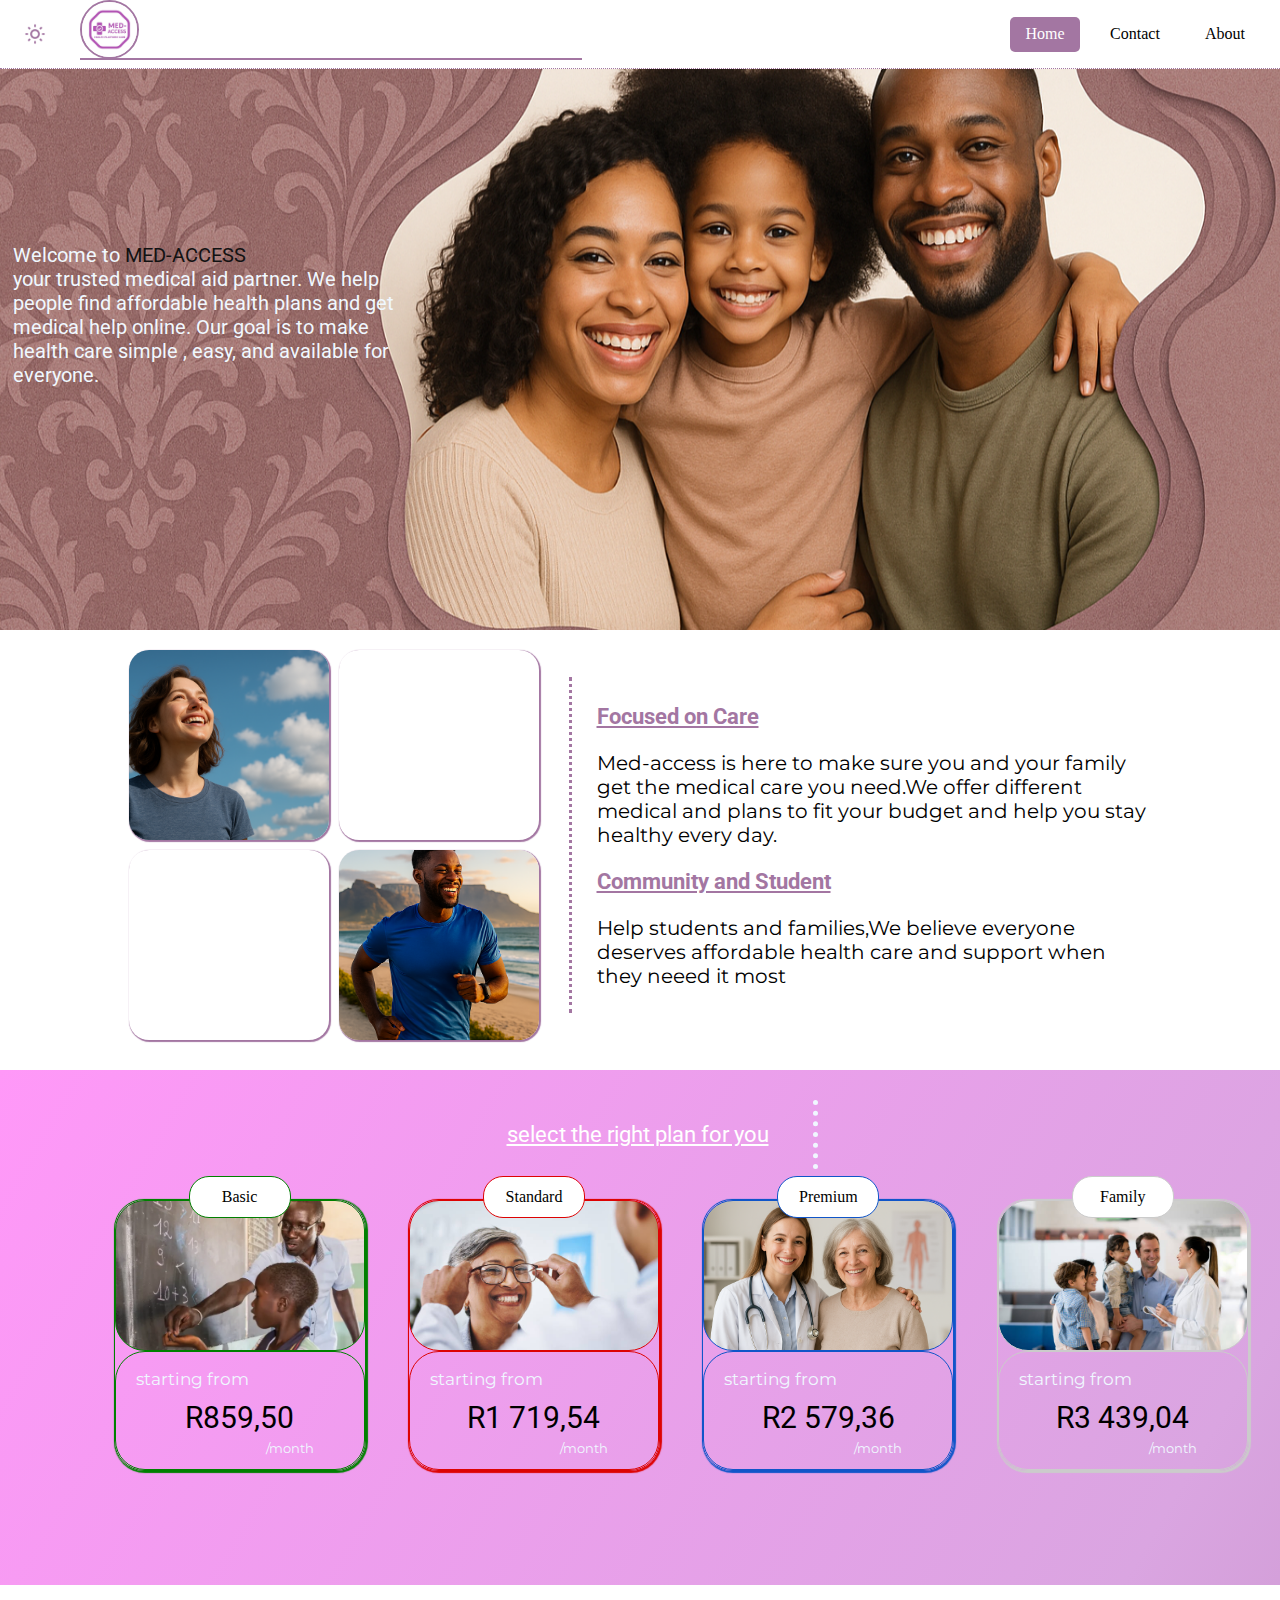
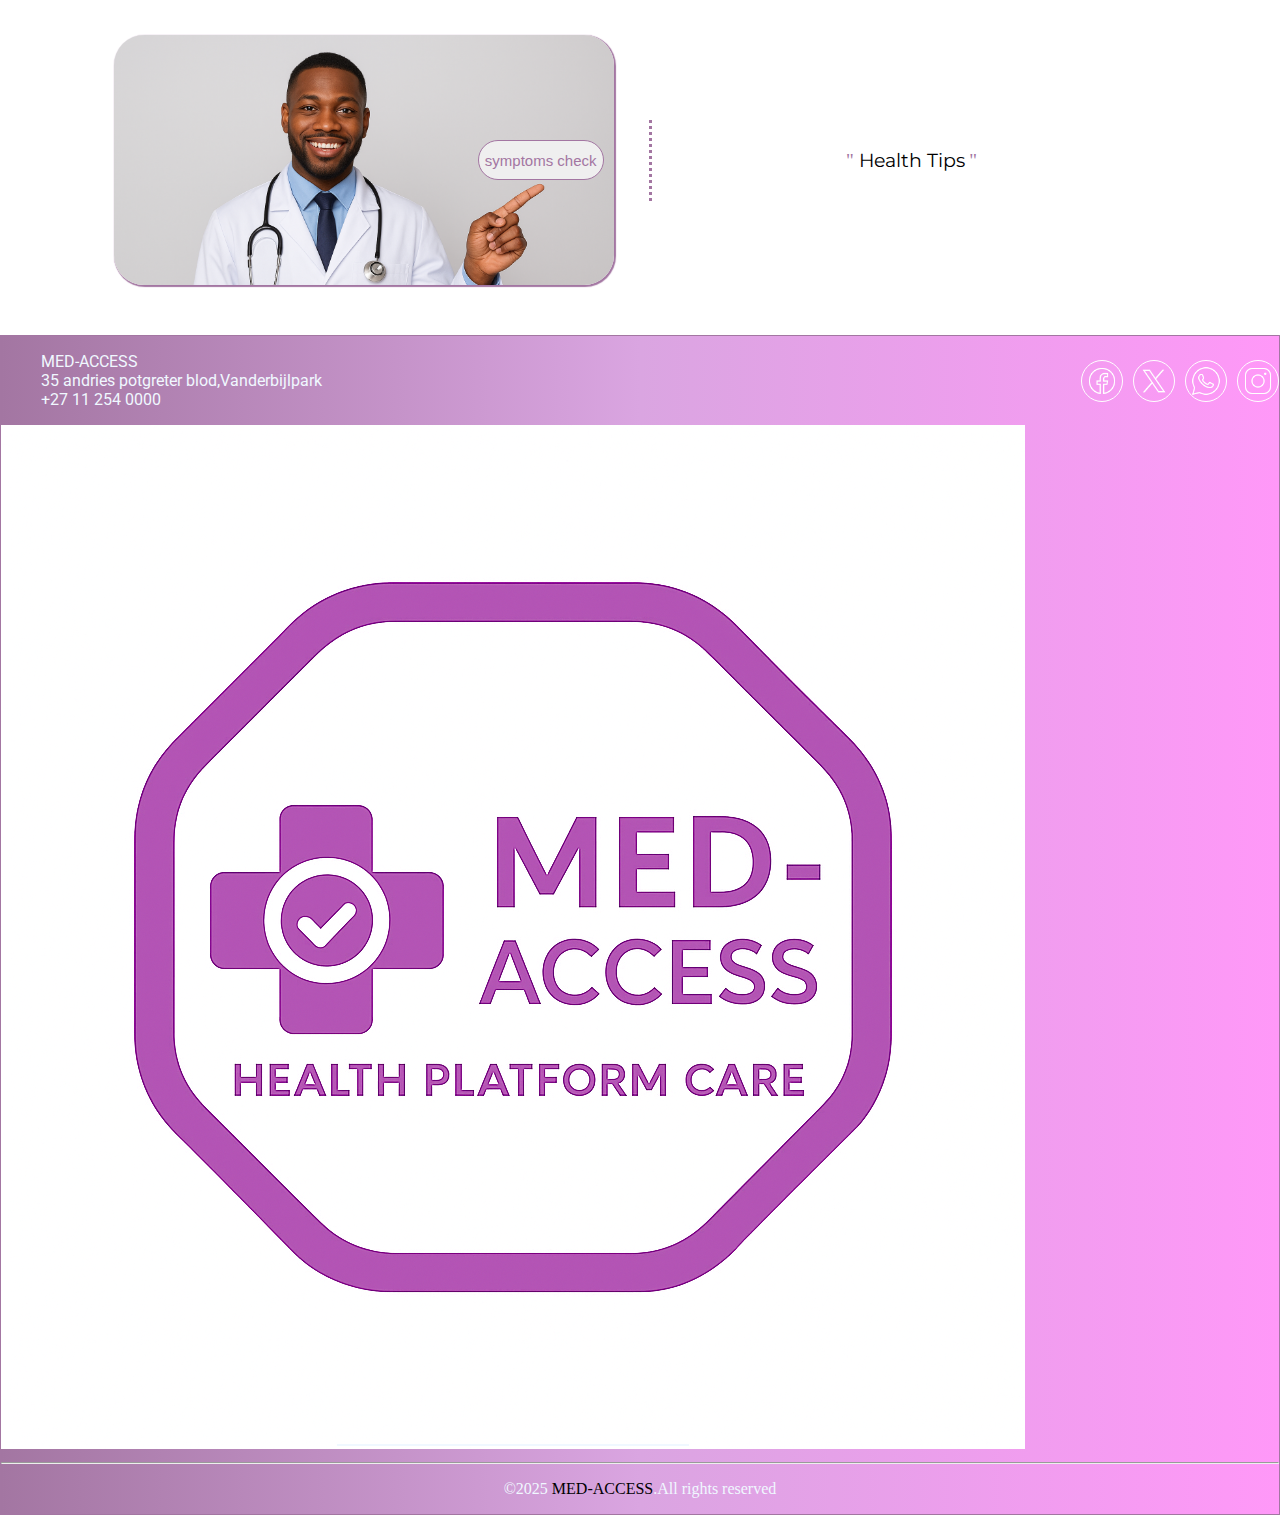
<file: index.html>
<!DOCTYPE html>
<html lang="en">
<head>
    <meta charset="UTF-8">
    <meta name="viewport" content="width=device-width, initial-scale=1.0">
    <title>Home</title>
    <link  rel="icon" href="./images/logo/MED-ACCESS-LOGO-LIGHT.png"> 
    <link rel="stylesheet" href="./css/index.css">
    <link rel="stylesheet" href="./css/responsive.css">
    <!--google fonts-->
     <link rel="preconnect" href="https://fonts.googleapis.com">
     <link rel="preconnect" href="https://fonts.gstatic.com" crossorigin>
     <link href="https://fonts.googleapis.com/css2?family=Ancizar+Serif:ital,wght@0,300..900;1,300..900&family=Big+Shoulders+Inline:opsz,wght@10..72,100..900&family=Caveat:wght@400..700&family=Ga+Maamli&family=Libre+Baskerville:ital,wght@0,400;0,700;1,400&family=Montserrat:ital,wght@0,100..900;1,100..900&family=Nunito:ital,wght@0,200..1000;1,200..1000&family=Open+Sans:ital,wght@0,300..800;1,300..800&family=Roboto:ital,wght@0,100..900;1,100..900&display=swap" rel="stylesheet">
   
</head>
<body>
     
    <!--navigate bar-->
      <div id="navContainer">
        <!--dark mode and logo-->
            <div id="dark-logo">
                   <div id="darkmode">
                       <img src="./images/icons/light-mode.png">
                   </div>
                   <div id="logo">
                        <a href="./index.html"><img  class="slideAndRotate" src="./images/logo/MED-ACCESS-LOGO-LIGHT.png" ></a> 
                         <hr>
                   </div>
       </div>

        <!--navbar options-->
            <div id="navBarOptions">
                <!--options-->
                    <ul>
                         <li style="background-color: #A376A2;"><a href="./index.html" style="color: white;">Home</a></li>
                         <li><a href="./contact.html">Contact</a></li> 
                         <li><a href="./about.html">About</a></li>    
                      
                    </ul>
            </div>
      </div>
    

    <!--hero-->
    <div id="hero">
        <!--Welcome message-->
          <div id="welcomeText">
              <p class="roboto">
                Welcome to <span>MED-ACCESS</span><br>
                your trusted medical aid partner.
                We help people find affordable health plans and get medical help online.
                Our goal is to make health care simple , easy, and available for everyone.
              </p>
          </div>
    </div>

    <!--content 1-->
    <div id="content-1">
        <!--content 1 imgs-->
           <div id="content-1-Imgs">
                    <div class="d-1-a"></div>
                    <div class="d-2-a"></div>
                    <div class="d-2-b"></div>
                    <div class="d-1-b"></div>
           </div>

        <!--content 1 text-->
           <div id="content-1-Text">
                 <div class="C1Text">
                    <h3 class="roboto">Focused on Care</h3>
                    <p class="montserrat">
                        Med-access is here to make sure you and your family
                        get the medical care you need.We offer different medical
                        and plans to fit your  budget and help you stay healthy every day.
                    </p>
                 </div>
                 <div class="C1Text">
                     <h3 class="roboto">Community and Student</h3>
                     <p class="montserrat">
                        Help students and families,We believe everyone deserves
                        affordable health care and support when they neeed it most
                     </p>
                 </div>
           </div>
    </div>

    <!--content 2-->
    <div id="content-2" class="gradient-background ">
           <div id="content-2-text">
                  <div class="C2Text">
                      <p class="roboto">select the right plan for you</p>
                  </div>
           </div>

           <div id="content-2-plans">
                 <div id="plans">
                 <!--arrows-->
                 <div id="lessthan" class="arrows">
                     <img src="./images/icons/less-than.png">
                 </div>
                    <!--plan basic-->
                       <div class="plan basic" >

                          <div class="plan-img">
                              <div class="plan-Name">
                                 <a href="./contact.html"><p>Basic</p> </a> 
                             </div>
                        </div>
                         
                          <div class="pricing">
                              <p class="p-1 montserrat">starting from</p>
                              <p class="p-2 roboto" >R859,50</p>
                              <p class="p-3 montserrat">/month</p>
                          </div>
                       </div>

                    <!--plan standard-->
                       <div class="plan standard">
                          <div class="plan-img">
                              <div class="plan-Name">
                                 <a href="./contact.html"><p>Standard</p> </a>
                             </div>
                        </div>
                         
                          <div class="pricing">
                              <p class="p-1 montserrat">starting from</p>
                              <p class="p-2 roboto" >R1 719,54</p>
                              <p class="p-3 montserrat">/month</p>
                          </div>
                       </div>
                       
                    <!--plan premium plan-->
                       <div class="plan premium">
                          <div class="plan-img">
                              <div class="plan-Name">
                                 <a href="./contact.html"><p>Premium</p> </a>
                             </div>
                        </div>
                         
                          <div class="pricing">
                              <p class="p-1 montserrat">starting from</p>
                              <p class="p-2 roboto" >R2 579,36</p>
                              <p class="p-3 montserrat">/month</p>
                          </div>
                     </div>
                    
                     <!--plan family plan-->
                       <div class="plan family">
                          <div class="plan-img">
                              <div class="plan-Name">
                                 <a href="./contact.html"><p>Family</p> </a>
                             </div>
                        </div>
                         
                          <div class="pricing">
                              <p class="p-1 montserrat">starting from</p>
                              <p class="p-2 roboto" >R3 439,04</p>
                              <p class="p-3 montserrat">/month</p>
                          </div>
                     </div>



                     <!--arrows-->
                     <div id="greater" class="arrows">
                         <img src="./images/icons/greater-than.png"> 
                     </div>

                 </div>
           </div>

    </div>


    <!--content 3-->
    <div id="content-3">
        <!--check stymptoms -->
            <div id="content-3-check">
                 
                <div id="check-img">
                      <div id="checkBtn">
                        <input type="button" id="check" value="symptoms check">
                      </div>
                </div>

                <div id="symptomsC">

                         <div id="symptomsC-A">
                            <!--select symptoms-->
                             <div id="selectSymptoms">
                                  <select  id="symptoms-A" class="selectSymptoms montserrat">
                                     <option value="symptom-A">Select symptom A</option>
                                     <option>Fever</option>
                                     <option>Cough</option>
                                  </select>

                                  <select id="symptoms-B" class="selectSymptoms montserrat">
                                     <option value="symptom-B">Select symptom B</option>
                                     <option>Dizziness</option>
                                     <option>Shortness of breath</option>
                        
                                  </select>
                             </div>

                           <!--answers -- feedback-->
                             <div id="feedback">
                                  <p style="color:#A376A2;"> 
                                    " <span class="montserrat" style="display: inline;color: black;">Check Symptoms</span> "
                                       <a class="roboto" href="./contact.html" style="text-decoration: underline;"></a>
                                  </p>
                             </div>
                         </div>
                         <!--check buttons-->
                         <div id="checkbtn">
                              <input id="check-1" type="button" value="Check">
                              <input id="close" type="button" value="Close">
                         </div>
                </div>

            </div>

            <!--health-tips-->
            <div id="content-3-text">

                     <div id="health-tips">
                         <p style="color:#A376A2;"> 
                           " <span id="health-tips-text" class="montserrat" style="display: inline;color: black;">Health Tips</span> "
                           <a id="external-links" class="roboto" style="text-decoration: underline;"></a>
                         </p>
                     </div>

            </div>
    </div>



    <!--footer-->
    <div id="footer" >
       <div id="footer-details">
                  <!--address and number phone-->
                 <div id="address-number">
                     <ul class="roboto">
                        <li>MED-ACCESS</li>
                        <li>35 andries potgreter blod,Vanderbijlpark</li>
                         <li>+27 11 254 0000</li>
                     </ul>
                 </div>
            <!--social media-->
                 <div id="socialmedia">
                     <div class="socialmedia-icons">
                         <a href=""><img src="./images/icons/facebook-icon.png"></a>
                     </div>
                     
                    <div class="socialmedia-icons">
                         <a href=""><img src="./images/icons/twitter-icon.png"></a>
                     </div>

                     <div class="socialmedia-icons">
                         <a href=""><img src="./images/icons/whatsapp-icon.png"></a>
                     </div>

                     <div class="socialmedia-icons">
                         <a href=""><img src="./images/icons/instagram-icon.png"></a>
                     </div>
                 </div>

               <div id="footerlogo" >
                         <img  class="slideAndRotateLeft" src="./images/logo/MED-ACCESS-LOGO-LIGHT.png" >
                         <hr>
              </div>
                
       </div>
       <hr>
       <!--copy rights-->
       <div id="copyrights">
           <p>&copy;2025 <span style="color: black;">MED-ACCESS</span>.All rights reserved</p>
       </div>
    </div>

    <!--javascript-->
    <script src="https://ajax.googleapis.com/ajax/libs/jquery/3.7.1/jquery.min.js"></script>
    <script src="./js/index.js"></script>

</body>
</html>
</file>
<file: css/index.css>
body{
    padding: 0;
    margin: 0;
    box-sizing: content-box;

}

/*navbar style*/

#navContainer{
    display: flex;
    justify-content: space-between;
    align-items: center;
    flex-wrap: wrap;
    position: fixed;
    width: 100%;
    background-color: white;
    border-bottom: 1px dotted #A376A2;
}


/*dark mode  and med-access logo*/
#dark-logo{
    display: flex;
    justify-content: center;
    align-items: center;
    flex-wrap: wrap;
    gap: 30px;
    margin-left: 20px;
}

#darkmode{
  border-radius: 50%;
  width: 30px;
  height: 30px;
  cursor: pointer;
}
#darkmode >  img{
    width: 100%;
}

#logo{
    display: flex;
    flex-direction: column;
    flex-wrap: wrap;
    cursor: pointer;
}

#logo > a > img{
  width: 55px;
  height: 55px;
  border: 2px solid #A376A2;
  border-radius: 100%;
}

#logo > hr{
  width: 500px;
  margin-top: -5px;
  border: #A376A2 1px solid;
}


/*navbar options style*/
#navBarOptions{
    margin-right: 20px;
}
#navBarOptions > ul{
    display: flex;
    list-style: none;
    text-decoration: none;
    gap: 20px;
}
#navBarOptions > ul > li {
   width: 70px;
  height: 35px;
  display: flex;
  justify-content: center;
  align-items: center;
  flex-wrap: wrap;
  border-radius: 5px;
}
#navBarOptions > ul > li > a{
    text-decoration: none;
    list-style: none;
    color: black;
}
#navBarOptions > ul >li:hover{
   background-color: #A376A2;
   color: white;
}
























/*home page*/

/*hero style*/
#hero{
    height: 70vh;
    display: flex;
    flex-wrap: wrap;
    align-items: center;
    background-image: url("../images/hero-img-1.png");
    background-repeat: no-repeat;
    background-size: cover;
   background-position: center;

}

#welcomeText{
    width: 32%;
    margin-left: 13px;
    font-size: 20px;
    color: aliceblue;
}
#welcomeText > p > span{
    color: #121212;
  }
/*content style*/

/*content 1 */
#content-1{
    display: flex;
    flex-wrap: wrap;
    justify-content: center;
    align-items: center;
    gap: 30px;
    margin-top:20px ;
    margin-bottom: 30px;
}
#content-1-Imgs{
  display: grid;
  grid-template-columns: 200px 200px;
  grid-template-rows: 190px 190px;
  gap: 10px;
}

#content-1-Imgs > div{
    width:  100%;
    height: 100%;
    border-radius: 20px;
    box-shadow: 1px 1px 1px 1px #A376A2;
}
/*#content-1-Imgs > div:hover{
  transform: translateY(-5px); 
    opacity: 0.5;
}*/
.d-1-a{
    background-image: url("../images/people/girl-smilling-1.png");
    background-size: cover;
    background-position: center;
}
.d-1-b{
  background-image: url("../images/people/black-person-jogging.png");
    background-size: cover;
    background-position: center;
    
}


#content-1-Text{
  border-left: 3px dotted #A376A2;
    width: 570px;
    padding: 5px;
}

.C1Text{
  margin-left: 20px;
}

.C1Text > h3{
  text-decoration: underline;
  color: #A376A2;
  font-size: 22px;
}
.C1Text > p{
  font-size: 20px;
}
/*content 2 */

#content-2{
    display: flex;
    flex-wrap: wrap;
    justify-content: center;
    gap: 30px;
    padding: 30px;
}

#content-2-text{
    width: 350px;
    display: flex;
    align-items: center;
    flex-wrap: wrap;
    justify-content: flex-end;
    border-right: 5px dotted aliceblue;
}
.C2Text{
  font-size: 22px;
  color: white;
  text-decoration: underline;
}

#content-2-plans{
    display: flex;
    justify-content: space-around;
    
}

#plans{
  display: flex;
  align-items: center;
  gap: 20px;
  flex-wrap: wrap;
}
.plan{
  width: 250px;
  height: 270px;
  border-radius: 30px;
 
}
.plan-img{
  border: 1px solid ;
  border-radius: 30px;
  height: 55%;
  display: flex;
  justify-content: center;
}

.plan-Name{
  border: 1px solid;
  width: 100px;
  height: 40px;
  display: flex;
  justify-content: center;
  align-items: center;
  border-radius: 20px;
  background-color: white;
  margin-top: -25px;
  cursor: pointer;
}
.plan-Name>a{
  text-decoration: none;
  color: black;
}
.plan-Name>a:hover{
  color: aliceblue;
}

.pricing{
   border-radius: 30px;
}

.p-1{
  margin-left: 20px;
  color: aliceblue;
  font-size: 17px;
}
.p-2{
  text-align: center;
   font-size: 30px;
     margin-top: -6px;
}
.p-3{
  margin-left: 150px;
  color: aliceblue;
  font-size: 13px;
  margin-top: -25px;
}
/*basic plan sytle*/
.basic{
    border: 1px solid green;
     box-shadow: 1px 1px 1px 1px green;
}
.basic >.plan-img{
   background-image: url("../images/plans/teacher-kids.webp");
   background-size: cover;
    border: 1px solid green;
}

.basic > .plan-img > .plan-Name{
  border: 1px solid green;
}
.basic > .plan-img > .plan-Name:hover{
  background-color: green;
  color:aliceblue;
  box-shadow: 1px 1px 1px 1px aliceblue;
}
.basic > .pricing{
   border: 1px solid green;
}

/*standard plan style*/
.standard{
    border: 1px solid #DD0303;
     box-shadow: 1px 1px 1px 1px #DD0303;
}
.standard >.plan-img{
   background-image: url("../images/plans/doctor-patient-glasses.jpg");
   background-size: cover;
   border: 1px solid #DD0303;
}
.standard > .plan-img > .plan-Name{
  border: 1px solid #DD0303;
}
.standard > .plan-img > .plan-Name:hover{
  background-color: #DD0303;
  color:aliceblue;
  box-shadow: 1px 1px 1px 1px aliceblue;
}
.standard > .pricing{
   border: 1px solid #DD0303;
}

/*premium plan style */
.premium{
    border: 1px solid #1055C9;
     box-shadow: 1px 1px 1px 1px #1055C9;
}
.premium >.plan-img{
   background-image: url("../images/plans/patient-doctor.png");
   background-size: cover;
   border: 1px solid #1055C9;
}
.premium > .plan-img > .plan-Name{
  border: 1px solid #1055C9;
}
.premium > .plan-img > .plan-Name:hover{
  background-color: #1055C9;
  color:aliceblue;
  box-shadow: 1px 1px 1px 1px aliceblue;
}
.premium > .pricing{
   border: 1px solid #1055C9;
}

/*family plan style */
.family{
    border: 1px solid #CBCBCB;
     box-shadow: 1px 1px 1px 1px #CBCBCB;
     display: none;
}
.family >.plan-img{
   background-image: url("../images/plans/nurse-assisting-family.jpg");
   background-size: cover;
   border: 1px solid #CBCBCB;
}
.family > .plan-img > .plan-Name{
  border: 1px solid #CBCBCB;
}
.family > .plan-img > .plan-Name:hover{
  background-color: #CBCBCB;
  color:aliceblue;
  box-shadow: 1px 1px 1px 1px aliceblue;
}
.family > .pricing{
   border: 1px solid #CBCBCB;
}


.arrows{
  width: 40px;
  cursor: pointer;
}
.arrows > img{
  width: 100%;
  height: 100%;
}

#lessthan{
  visibility: hidden;
}
/*.arrows:hover{
  width: 50px;
}*/


/*content 3 */
#content-3{
    padding: 45px;
    display: flex;
    flex-wrap: wrap;
    justify-content: center;
    align-items: center;
    gap: 30px;
}

#content-3-check{
    width: 500px;
    height: 250px;
    display: flex;
    justify-content: center;
    align-items: center;
    padding: 5px;
}

#check-img{
  width: 100%;
  height: 100%;
  background-image: url("../images/doctor-check.png");
  background-size: cover;
  border-radius: 30px;
  box-shadow: 1px 1px 1px 1px #A376A2;
  display: flex;
  justify-content: flex-end;
  align-items: center;
}

#checkBtn{
  margin-right: 10px;
}

#check{
  font-size: 15px;
  height: 40px;
  border-radius: 20px;
  color: #A376A2;
  border: 1px solid #A376A2;
  cursor: pointer;
}
#check:hover{
  color: aliceblue;
  background-color: #A376A2;
}


/*symptoms style*/

#symptomsC{
  width: 100%;
  height: 100%;
  border-radius: 30px;
  box-shadow: 1px 1px 1px 1px #A376A2;
  display: none;
}

#symptomsC-A{
  display: flex;
  height: 170px;
  margin-top: 20px;
  justify-content: center;
  flex-wrap: wrap;
  gap: 20px;
}

#selectSymptoms{
  display: flex;
  flex-direction: column;
  justify-content: center;
  align-items: center;
  gap: 20px;
  flex-wrap: wrap;
}

.selectSymptoms{
  width: 180px;
  height: 35px;
  border-radius: 20px;
  border: 2px solid #A376A2;
}

#feedback{
     width: 240px;
     border-left: 3px dotted #A376A2;
     display: flex;
     align-items: center;
     flex-wrap: wrap;
     font-size: 10px;
}
#feedback > p{
  margin-left: 5px;

}
#checkbtn{
  display: flex;
  justify-content: flex-end;
  gap:20px;
  padding: 5px;
  flex-wrap: wrap;
}
#checkbtn > input{
 width: 80px;
  height: 33px;
  color: #A376A2;
  border: 1px solid #A376A2;
  cursor: pointer; 
  border-radius: 5px;
}
#checkbtn > input:hover{
  color: aliceblue;
  background-color: #A376A2;
}



#content-3-text{
    width: 500px;
    padding: 10px;
    display: flex;
    justify-content: center;
    align-items: center;
    border-left: 3px dotted #A376A2;
    flex-wrap: wrap;
}

#health-tips{
  font-size: 19px;
}














/*about page*/

/*about hero style*/
#about-hero{
    height: 27vh;
    display: flex;
    align-items: center;
    justify-content: flex-end;
    background-image: url("../images/light-pattern-2.png");
    background-repeat: no-repeat;
    background-size: cover;
    background-position: center;
}

#about-hero > h1{
  color: #A376A2;
  margin-top: 80px;
  margin-right: 200px;
  font-size: 40px;
}

/*about content 5 style*/
#content-5{

}

#about-content-5A{
  display: flex;
  padding: 10px;
  justify-content: center;
  align-items: center;
  flex-wrap: wrap;
   gap: 45px;
}

#about-img{
  display: grid;
  grid-template-columns: 270px 270px;
  grid-template-rows: 210px 210px;
  gap: 7px;
}

#about-img>div{
  border-radius: 20px;
  display: flex;
  justify-content: center;
  align-items: center;
  flex-wrap: wrap;
  box-shadow: 1px 1px 1px 1px #A376A2;
}
#about-img-1{
   background-image: url("../images/people/x-ray-doctor.jpg");
   background-position: center;
   background-size: cover;
   background-repeat: no-repeat;
}

#about-img-2{
  grid-column-start: 2;
  grid-column-end: 3;
  grid-row-start: 1;
  grid-row-end: 3;

     background-image: url("../images/people/doctor-kid.webp");
   background-position: center;
   background-size: cover;
   background-repeat: no-repeat;
}

#about-img-3{
     background-image: url("../images/people/Quaified-consultant-with-patient.jpg");
   background-position: center;
   background-size: cover;
   background-repeat: no-repeat;
}



/*about content-5A text*/
#about-text-1{
  width: 500px;
  display: flex;
  flex-direction: column;
  flex-wrap: wrap;
  padding: 15px ;
  gap: 15px;
  border-radius: 40px;
  box-shadow: 3px 3px 3px 3px #A376A2;
}

#about-text-1A{
  display: flex;
  flex-wrap: wrap;
  justify-content: center;
  text-align: center;
}


#about-text-1C>ul{
 list-style: none;
}

.text-1{
   display: flex;
  flex-direction: column;
  flex-wrap: wrap;
  border-radius: 40px;
  text-align: center;
  box-shadow: 1px 1px  1px 1px #A376A2;
}



.text-1 > h2{
  color: #A376A2;
}

/*about content-5B text*/
#about-content-5B{
  display: flex;
  flex-direction: column;
  flex-wrap: wrap;
  padding: 5px;
  margin-bottom: 50px;
}
#chooseUsH{
  text-align: center;
  color: #A376A2;
  display: flex;
  justify-content: center;
  align-items: center;
  flex-wrap: wrap;
}

#chooseUS{
   border-top: 3px dotted #A376A2;
   border-bottom: 3px dotted #A376A2;
   display: flex;
   justify-content: center;
   align-items: center;
   padding: 10px;
   gap: 25px;
   flex-wrap: wrap;
 
}


.chooseUS-1{
  width: 320px;
  height: 200px;
  border-radius: 30px;
  display: flex;
  justify-content: flex-end;
  padding: 5px;
  background-repeat: no-repeat;
  background-size: cover;
  background-position: center;
  flex-wrap: wrap;
  box-shadow: 1px 1px 1px 1px #A376A2;
}
#chooseUS-A{
  background-image: url("../images/people/doctor-patient-consultation.webp");
}
#chooseUS-B{
  background-image: url("../images/people/doctor_patient.jpg");
}
#chooseUS-C{
  background-image: url("../images/people/Doctor-calling.webp");
}




.chooseUS-1 > div{
  border: 1px solid #A376A2;
  width: 150px;
  height: 100px;
  font-size: 11px;
  border-radius: 30px;
  text-align: center;
  background-color: white;
  opacity: 0.5;
}

.chooseUS-1 > div:hover{
   opacity: 1;
   border: 2px solid #A376A2;
}






















/* contact page*/

/*contact hero style*/

#contact-hero{
    height: 27vh;
    display: flex;
    align-items: center;
    background-image: url("../images/light-pattern-1.png");
    background-repeat: no-repeat;
    background-size: cover;
    background-position: center;
}
#contact-hero > h1{
  color: #A376A2;
  margin-top: 80px;
  margin-left: 200px;
  font-size: 40px;
}


/*content-4 style */
#content-4{
  /*border: 3px solid red;*/
  padding: 10px;
}

#contact-content{
 /* border: #121212 1px solid;*/
  width: 100%;
  height: 100%;
  display: flex;
  justify-content: center;
  flex-wrap: wrap;
  gap: 30px;
  margin-bottom: 20px;
  margin-top: 20px;
}

#contact-content > div{
 /* border: 1px solid red;*/
  width: 400px;
  padding: 10px;
}

/*plans style*/
#contact-plans{
   display: flex;
   flex-direction: column;
   gap: 30px;
   flex-wrap: wrap;
   border-right: 3px dotted #A376A2;
}
.plans-1{
  height: 140px;
  border-radius: 80px;
  box-shadow: 1px 1px 1px 1px #A376A2;
}


.plans-1{
  display: flex;
  justify-content: center;
  flex-wrap: wrap;
  align-items: center;
}

#plan-C{
   /*border: 1px solid red;*/
   height: 100%;
   width: 70%;
   border-radius: 80px;
   display: flex;
   justify-content: center;
   align-items: center;
}
#plan-C > div{
 
  width: 95%;
  height: 95%;
  border-radius: 80px;
  display: flex;
  justify-content: center;
  align-items: center;
  flex-wrap: wrap;
  font-size: 10px;
}
#plan-H{
  width: 29.7%;
  color: #A376A2;
}
#plan-H>p{
   text-align: center;
}

/*basic */
#basic> #plan-C{
  background-color: #A376A2;
}
#basic> #plan-C > div{
  background-color: white;
  box-shadow: 2px 2px 2px 2px  green;
  color: green;
}

/*standard plan */
#standard> #plan-C{
  background-color: #A376A2;
}
#standard > #plan-C > div{
  background-color: white;
  box-shadow: 2px 2px 2px 2px  #DD0303;
  color: #DD0303;
}

/*premium plan*/
#premium> #plan-C{
  background-color: #A376A2;
}
#premium > #plan-C > div{
  background-color: white;
  box-shadow: 2px 2px 2px 2px  #1055C9;
  color: #1055C9;
}

/*family plan*/
#family> #plan-C{
  background-color: #A376A2;
}
#family > #plan-C > div{
  background-color: white;
  box-shadow: 2px 2px 2px 2px  #CBCBCB;
  color: #CBCBCB;
}

/*forms style*/
#contact-forms{
  display: flex;
  flex-direction: column;
  flex-wrap: wrap;
  gap: 10px;
}

#formBtn{
  display: flex;
  flex-wrap: wrap;
  gap: 20px;
}
#formBtn > input{
  width: 110px;
  height: 40px;
  border-radius: 5px;
  border: 1px solid #A376A2;
  cursor: pointer;
  color: #A376A2;
  font-size: 15px;
}

#formBtn > input:hover{
  background-color: #A376A2;
  color: aliceblue;
}

/*medical aid form*/
#medicalAid{
  padding: 5px;
  border-radius: 30px;
  box-shadow: 3px 3px 3px 3px #A376A2; 
}

#medicalForm{
  display: flex;
  flex-wrap: wrap;
  flex-direction: column;
  gap: 10px;
  justify-content: space-around;

}

#formH{
  display: flex;
  flex-wrap: wrap;
  margin-left: 10px;
  color: #A376A2;
}

#formInput-1{
  display: flex;
  flex-wrap: wrap;
  gap: 10px;
  justify-content: space-around;
}

#formInput-1 > input{
   width: 170px;
   height: 30px;
   border-radius: 5px;
   border: 2px solid #A376A2;
}

#formInput-2{
  display: flex;
  flex-wrap: wrap;
  gap: 10px;
  justify-content: space-around;
}

#formInput-2 > input{
   width: 170px;
   height: 30px;
   border-radius: 5px;
   border: 2px solid #A376A2;
}

#formInput-3{
  display: flex;
  flex-wrap: wrap;
  gap: 10px;
  justify-content: space-around;
}
#formInput-3 > select{
  width: 375px;
  height: 30px;
  border: 2px solid #A376A2;
  border-radius: 5px;
}

#formInput-4{
  display: flex;
  flex-wrap: wrap;
}

#formInput-4 >input{
  width: 20px;
  height: 15px;
}
#formInput-4 >label{
  font-size: 12px;
  width: 340px;
}

#formInput-5{
   display: flex;
   justify-content: center;
   align-items: center;
   flex-wrap: wrap;
}

#formInput-5>input{
  width: 250px;
  height: 35px;
  border-radius:50px;
  border: 2px solid #A376A2;
  cursor: pointer;
  font-size: 15px;
  color: #A376A2;
}

#formInput-5>input:hover{
  background-color: #A376A2;
  color: aliceblue;
}

/*message form*/
#message{
  padding: 5px;
  border-radius: 30px;
  box-shadow: 3px 3px 3px 3px #A376A2;
  display: none;
}

#messageForm{
  display: flex;
  flex-wrap: wrap;
  flex-direction: column;
  gap: 10px;
  justify-content: space-around;

}

#messageForm > #formInput-2 > textarea{
  width: 370px;
   height: 150px;
   border-radius: 5px;
   border: 2px solid #A376A2;
}

/*success message*/
#successMessage{
  padding: 5px;
  border-radius: 30px;
  box-shadow: 3px 3px 3px 3px #A376A2; 
  padding: 10px;
  display: flex;
  flex-direction: column;
  display: none;
}
#successIcon{
  border-radius: 40px;
  height: 60%;
  display: flex;
  justify-content: center;
  align-items: center;
  flex-wrap: wrap;
}
#successIcon > div{
  border: #A376A2 2px dotted;
  border-radius: 50%;
  width: 100px;
  height: 100px;
  display: flex;
  align-items: center;
  justify-content: center;
  flex-wrap: wrap;
  padding: 20px;
}
#successIcon > div > img{
  width: 100%;
  height: 100%;
  border-radius: 50px;
}
#successText{
  text-align: center;
  color: #A376A2;
}
#successBtn{
  display: flex;
  justify-content: flex-end;
  align-items: center;
  flex-wrap: wrap;
  padding: 3px;
}
#successBtn>input{
  width: 100px;
  height: 35px;
  border-radius: 70px;
  border: 1px solid #A376A2;
  color: #A376A2;
  cursor: pointer;
}
#successBtn>input:hover{
  background-color: #A376A2;
  color: aliceblue;
}

#successMessage2{
  padding: 5px;
  border-radius: 30px;
  box-shadow: 3px 3px 3px 3px #A376A2; 
  padding: 10px;
  display: flex;
  flex-direction: column;
  display: none;
}



/*vidoe style*/
#contact-video{
  /*border: 2px solid red ;*/
  display: flex;
  flex-direction: column;
  justify-content: space-around;
  border-left: 3px dotted #A376A2;
}

#video{
 /* border: 3px solid yellow;*/
  height: 300px;
  display: flex;
  flex-direction: column;
  flex-wrap: wrap;
  gap: 5px;
  padding: 5px;
  border-radius: 20px;
}

#video-play{
  display: flex;
  justify-content: center;
  align-items: center;
  flex-wrap: wrap;
  border-radius: 25px;
   box-shadow: 2px 2px 2px 2px #A376A2;
   width: 380px;
}
#video-play > video{
  width: 100%;
  height: 100%;
   border-radius: 25px;
}
#video-header{
 /* border: 1px solid red;*/
  display: flex;
  flex-wrap: wrap;
  gap: 7px;
  align-items: center;

}
#video-header>div{
  width: 10px;
  height: 10px;
   background-color: #A376A2;
  border-radius: 50%;
}
#video-header > p:hover{
  color: #A376A2;
  text-decoration: underline;
}

#video-btn{
  /*border: 1px solid green;*/
  display: flex;
  justify-content: center;
  align-items: center;
  gap: 10px;
  flex-wrap: wrap;
}

.vbtn{
  width: 20px;
  height: 20px;
  cursor: pointer;
}

.vbtn > img{
  width: 100%;
  height: 100%;
}

#btnLessThan{
  visibility: hidden;
}
.dots{
  width: 13px;
  height: 13px;
  border-radius: 50%;
  border: 1px #A376A2 solid;
}

#dot1{
  background-color: #A376A2;
}



























/*cookies style*/
#cookies{
  bottom: 50px;
  right: 20px;
  max-width: 345px;
  width: 100%;
  background-color: white;
  padding: 15px 25px 22px;
  position: fixed;
  border-radius: 30px;
  box-shadow: 3px 3px 3px 3px #A376A2;
  transition: right 0.5s ease-in-out;
}
#cookies.show{
  right: 20px;
}

#cookies-header{
  display: flex;
  align-items: center;
  gap: 10px;
  flex-wrap: wrap;
}

#cookies-header>img{
  width: 35px;
  height: 35px;
}
#cookies-header> h2{
  font-size: 20px;
  color: #A376A2;
}

#cookies-btns{

  display: flex;
  flex-wrap: wrap;
  gap: 10px;
  align-items: center;
}
#cookies-btns > input{
  width: 80px;
  height: 35px;
  border-radius: 30px;
  border: 1px solid #A376A2;
  color: #A376A2;
  cursor: pointer;
}
#cookies-btns > input:hover{
  background-color: #A376A2;
  color: aliceblue;
}







/*footer style*/
#footer{
  border: 1px solid #A376A2;
  background:linear-gradient(to right, #A376A2, #daa5e1, #ff98f8);
}

#footer-details{
    display: flex;
    justify-content: space-between;
    align-items: center;
    flex-wrap: wrap;
}


#address-number > ul{
   list-style: none;
   color: aliceblue;
}

#socialmedia{
    display: flex;
    flex-wrap: wrap;
    justify-content: center;
    align-items: center;
    gap: 10px;
}
.socialmedia-icons{
  width: 30px;
  height: 30px;
  border: 1px solid white;
  border-radius: 50%;
  padding: 5px;
}
.socialmedia-icons:hover{
  border: #A376A2 solid;
}

.socialmedia-icons > a >img{
  width: 100%;
  height: 100%;
}

#footerlogo{
    display: flex;
    flex-direction: column;
    flex-wrap: wrap;
    cursor: pointer;
    align-items: flex-end;
}

#footerlogo > a> img{
  width: 55px;
 /* height: 55px;*/
  border: 2px solid #A376A2;
  border-radius: 100%;
}

#footerlogo > hr{
  width: 350px;
  margin-top: -5px;
  border: aliceblue 1px solid;
}

#copyrights{
    text-align: center;
    color: aliceblue;
}




/*js*/
body.dark {
  background-color: #121212;
  color: white;
}

body {
 background-color: white;
  color: black;
}


/*animations*/
@keyframes slideAndRotate {
  from {
    transform: translateX(0px) rotate(0deg);
  }
  to {
    transform: translateX(440px) rotate(360deg);
  }
}

@keyframes slideAndRotateReverse {
   from {
     transform: translateX(0px) rotate(0deg);
   }
   to {
       transform: translateX(-300px) rotate(-360deg);
 }
}

.slideAndRotate {
  animation: slideAndRotate 4s ease-in-out infinite;
}
.slideAndRotateLeft {
   animation: slideAndRotateReverse 4s ease-in-out infinite;
}

/*fonts*/
.montserrat {
  font-family: "Montserrat", sans-serif;
  font-optical-sizing: auto;
  font-weight: 2px;
  font-style: normal;
}



.roboto {
  font-family: "Roboto", sans-serif;
  font-optical-sizing: auto;
  font-weight: 20px;
  font-style: normal;
  font-variation-settings:
    "wdth" 100;
}


/* background gradient */

.gradient-background {
  background: linear-gradient(300deg, #A376A2, #daa5e1, #ff98f8);
  background-size: 180% 180%;
  animation: gradient-animation 18s ease infinite;
}

@keyframes gradient-animation {
  0% {
    background-position: 0% 50%;
  }
  50% {
    background-position: 100% 50%;
  }
  100% {
    background-position: 0% 50%;
  }
}

/*dark mode*/
.gradient-background-dark {
  background: linear-gradient(300deg, #121212, #A376A2, #121212);
  background-size: 180% 180%;
  animation: gradient-animation-dark 18s ease infinite;
}

@keyframes gradient-animation-dark {
  0% {
    background-position: 0% 50%;
  }
  50% {
    background-position: 100% 50%;
  }
  100% {
    background-position: 0% 50%;
  }
}
</file>
<file: css/responsive.css>
@media (max-width:1364px){

  #content-2-text{
    text-align: center;
    display: block;
  }
  #plans{
    justify-content: space-around;
    gap: 40px;
  }
  .arrows{
     visibility: collapse;
  }
  .family{
    display: block;
  }
  /*contact page*/
  #contact-plans{
   border-right: none;
  }
  #contact-video{
  
  border-left: none;
}

}

@media (max-width:1021px){
 #content-1-Text{
  border: none;
 }
 #about-img{
  display: none;
 }
}

@media (max-width:845px){
  #welcomeText{
    width: 80%;
    color:whitesmoke;
  }
  #welcomeText > p > span{
    color: #f3bef3;
  }
}


@media (max-width:582px){
    #dark-logo{
         justify-content: flex-start;
         margin-left: 10px;
    }
    
    #logo > a> img{
     animation-name: none ;
     animation-duration: none;
   }
    #logo > hr{   
     width: auto;
     margin-top: -5px;
     border: #A376A2 1px solid;
  } 
  
  #navBarOptions{
    margin-right: 10px;
}

  #address-number{
    margin-left: -20px;
   }
  #socialmedia{
    margin-left: 20px;

  }
  .socialmedia-icons{
    width: 20px;
    height: 20px;
  }
  #footerlogo{
    margin-left:20px ;
  }

  #footerlogo > a> img{
   width: 30px;
    animation-name: none ;
     animation-duration: none;
  }

  #footerlogo > hr{
     width: auto;
     margin-top: -5px;
     border: #A376A2 1px solid;
  }
  #content-1-Imgs{
  display: grid;
  grid-template-columns: 140px 140px;
  grid-template-rows: 120px 120px;
  gap: 10px;
}

#content-3-check{
  height:280px ;
}
 #feedback{
      font-size: 8px;
      border-left:none;
 }

 #checkbtn{
  margin-top: 30px;
}




 /*contact page*/
 #contact-hero > h1{
  color: #A376A2;
  margin-top: 180px;
  margin-left: 15px;
  font-size: 40px;
}

 #contact-forms{
  width: 100px;
 }

 /*about page*/
 #about-hero > h1{
  color: #A376A2;
  margin-top: 180px;
  margin-right: 15px;
  font-size: 40px;
}

}
</file>
